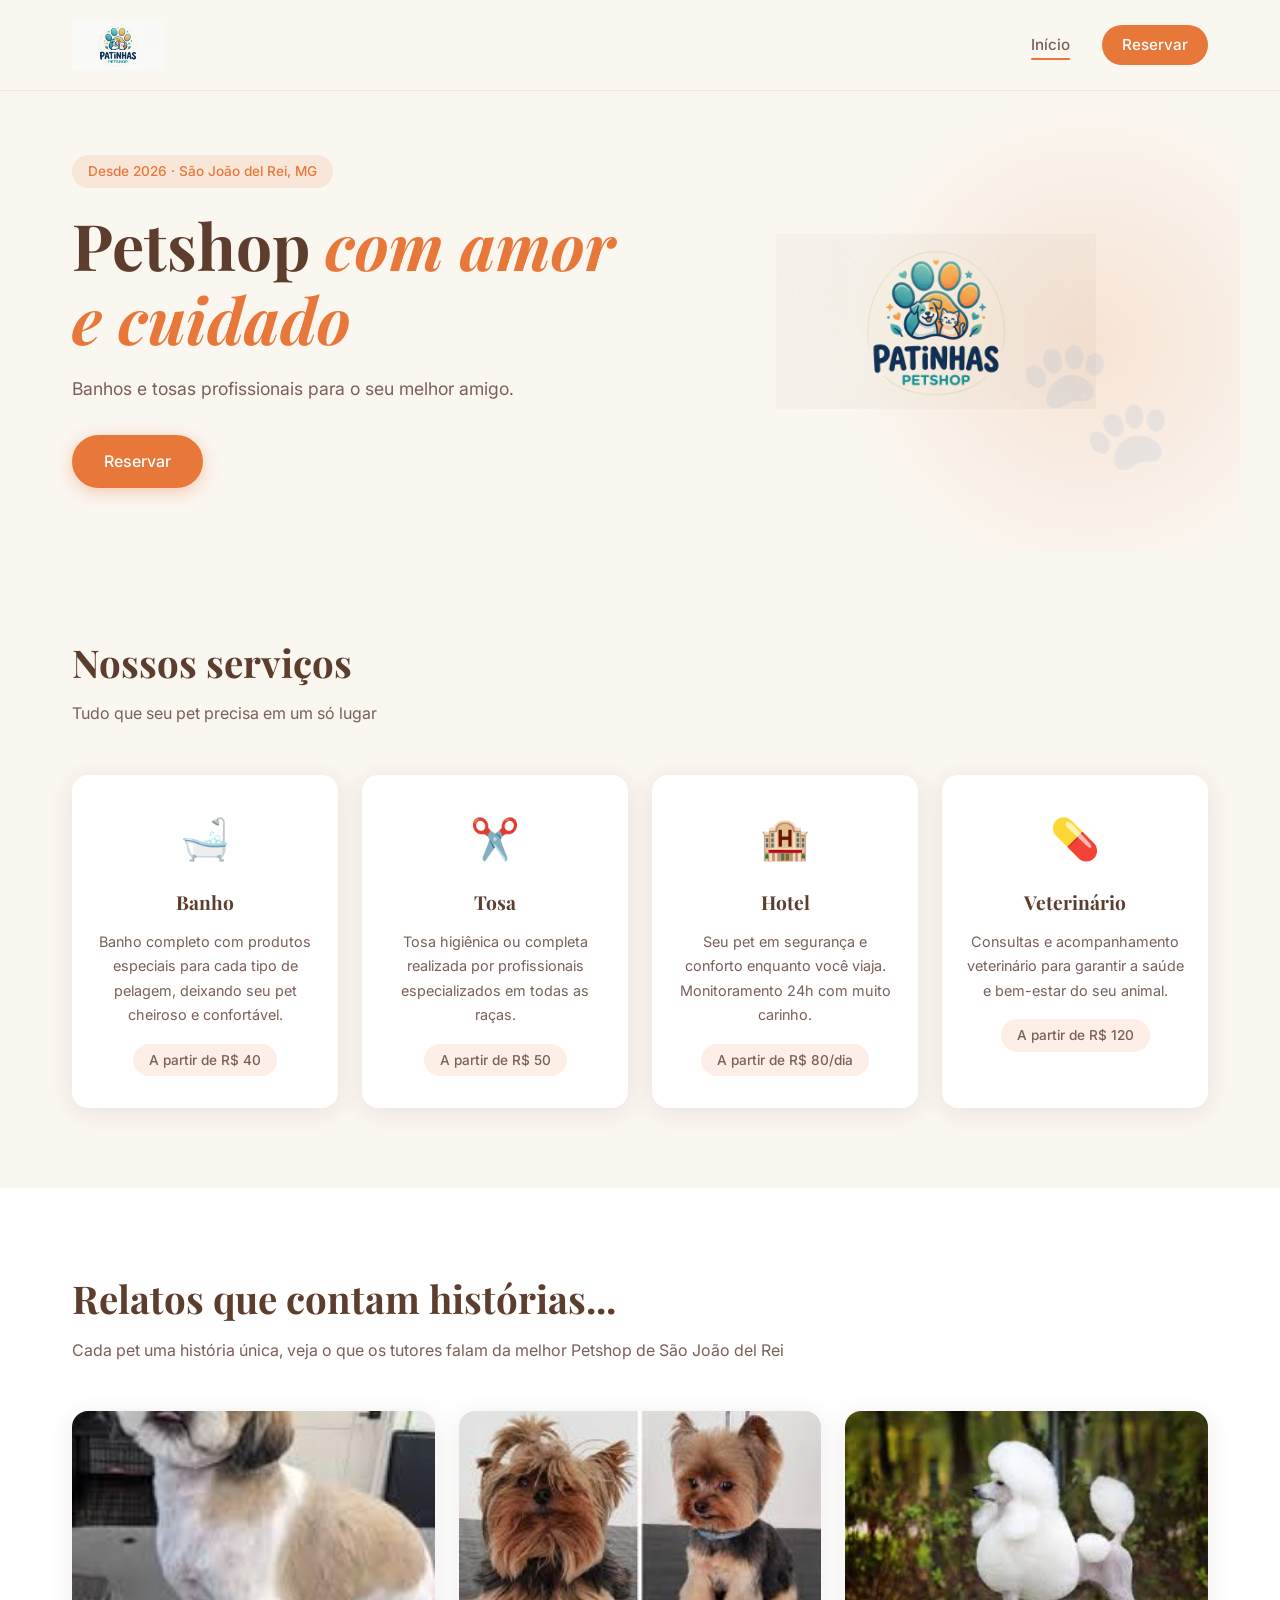
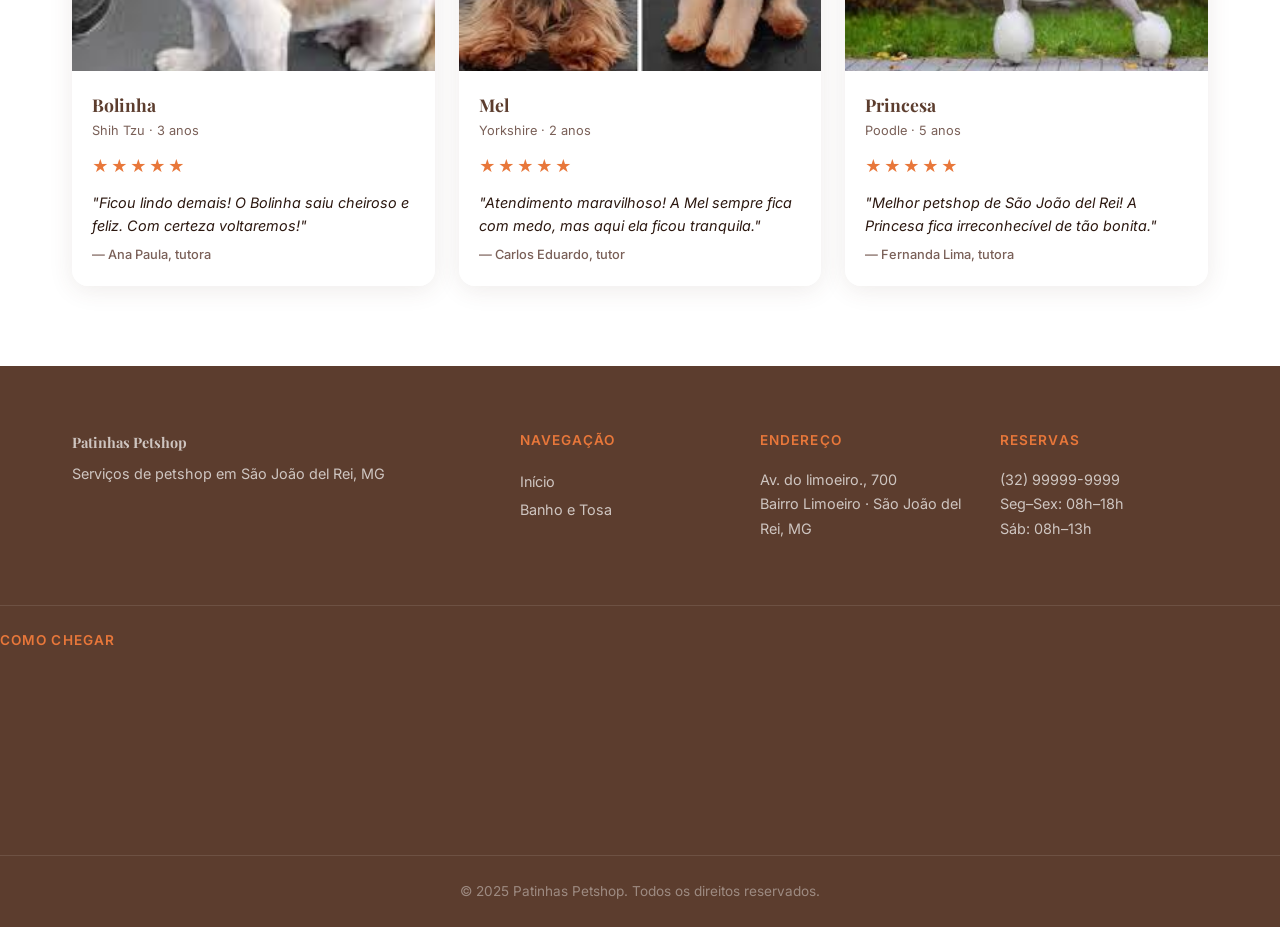
<file: index.html>
<!DOCTYPE html>
<html lang="pt-BR">
<head>
  <meta charset="UTF-8"/>
  <meta name="viewport" content="width=device-width, initial-scale=1.0"/>
  <title>Patinhas Petshop</title>
  <meta name="description" content="Servicos de petshop em São João del Rei, MG."/>
  <meta name="robots" content="index, follow"/>
  <link rel="canonical" href="https://anaccostaa.github.io/primeiro_repo/"/>
  <meta property="og:title" content="Patinhas Petshop"/>
  <meta property="og:description" content="Servicos de petshop em São João del Rei, MG."/>
  <meta property="og:image" content="assets/logo_patinhaspetshop.png"/>
  <meta property="og:url" content="https://anaccostaa.github.io/primeiro_repo/"/>
  <meta property="og:type" content="website"/>
  <meta property="og:locale" content="pt_BR"/>
  <link rel="preconnect" href="https://fonts.googleapis.com"/>
  <link href="https://fonts.googleapis.com/css2?family=Playfair+Display:ital,wght@0,400;0,700;1,400&family=Inter:wght@400;500;600&display=swap" rel="stylesheet"/>
  <link rel="stylesheet" href="style.css"/>
</head>
<body>

  <header class="site-header">
    <div class="container">
      <a href="index.html" class="logo">
  <img src="assets/logo_patinhaspetshop.png" alt="Patinhas Petshop" height="50" />
</a>
      <nav class="main-nav">
        <a href="index.html" class="active">Início</a>
        <a href="banho_tosa.html" class="btn-reserva">Reservar</a>
      </nav>
    </div>
  </header>

  <main>

    <section class="hero">
  <div class="hero-content">
    <p class="hero-kicker">Desde 2026 · São João del Rei, MG</p>
    <h1>Petshop <em>com amor e cuidado</em></h1>
    <p class="hero-sub">Banhos e tosas profissionais para o seu melhor amigo.</p>
    <div class="hero-btns">
      <a href="banho_tosa.html" class="btn-primary">Reservar</a>
    </div>
  </div>

  <div class="hero-visual">
    <img src="assets/logo_patinhaspetshop.png" alt="Patinhas Petshop" />
  </div>
</section>
<section class="servicos">
  <div class="container">
    <h2>Nossos serviços</h2>
    <p class="section-sub">Tudo que seu pet precisa em um só lugar</p>
    <div class="servicos-grid">

      <div class="servico-card">
        <div class="servico-icone">🛁</div>
        <h3>Banho</h3>
        <p>Banho completo com produtos especiais para cada tipo de pelagem, deixando seu pet cheiroso e confortável.</p>
        <p class="servico-preco">A partir de R$ 40</p>
      </div>

      <div class="servico-card">
        <div class="servico-icone">✂️</div>
        <h3>Tosa</h3>
        <p>Tosa higiênica ou completa realizada por profissionais especializados em todas as raças.</p>
        <p class="servico-preco">A partir de R$ 50</p>
      </div>

      <div class="servico-card">
        <div class="servico-icone">🏨</div>
        <h3>Hotel</h3>
        <p>Seu pet em segurança e conforto enquanto você viaja. Monitoramento 24h com muito carinho.</p>
        <p class="servico-preco">A partir de R$ 80/dia</p>
      </div>

      <div class="servico-card">
        <div class="servico-icone">💊</div>
        <h3>Veterinário</h3>
        <p>Consultas e acompanhamento veterinário para garantir a saúde e bem-estar do seu animal.</p>
        <p class="servico-preco">A partir de R$ 120</p>
      </div>

    </div>
  </div>
</section>

    <section class="Relatos">
  <div class="container">
    <h2>Relatos que contam histórias...</h2>
    <p class="section-sub">Cada pet uma história única, veja o que os tutores falam da melhor Petshop de São João del Rei</p>
    <div class="pets-grid">

      <article class="pet-card">
        <figure>
          <img src="assets/Shitzu_tosado.jfif"
               alt="Shitzu tosado no Patinhas Petshop"
               width="600" height="400" loading="lazy"/>
        </figure>
        <div class="pet-info">
          <p class="pet-nome">Bolinha</p>
          <p class="pet-raca">Shih Tzu · 3 anos</p>
          <div class="estrelas" aria-label="5 estrelas">★★★★★</div>
          <p class="pet-relato">"Ficou lindo demais! O Bolinha saiu cheiroso e feliz. Com certeza voltaremos!"</p>
          <p class="pet-dono">— Ana Paula, tutora</p>
        </div>
      </article>

      <article class="pet-card">
        <figure>
          <img src="assets/yorkie_tosado.jfif"
               alt="Yorkshire tosado no Patinhas Petshop"
               width="600" height="400" loading="lazy"/>
        </figure>
        <div class="pet-info">
          <p class="pet-nome">Mel</p>
          <p class="pet-raca">Yorkshire · 2 anos</p>
          <div class="estrelas" aria-label="5 estrelas">★★★★★</div>
          <p class="pet-relato">"Atendimento maravilhoso! A Mel sempre fica com medo, mas aqui ela ficou tranquila."</p>
          <p class="pet-dono">— Carlos Eduardo, tutor</p>
        </div>
      </article>

      <article class="pet-card">
        <figure>
          <img src="assets/poodle_tosado.jfif"
               alt="Poodle tosado no Patinhas Petshop"
               width="600" height="400" loading="lazy"/>
        </figure>
        <div class="pet-info">
          <p class="pet-nome">Princesa</p>
          <p class="pet-raca">Poodle · 5 anos</p>
          <div class="estrelas" aria-label="5 estrelas">★★★★★</div>
          <p class="pet-relato">"Melhor petshop de São João del Rei! A Princesa fica irreconhecível de tão bonita."</p>
          <p class="pet-dono">— Fernanda Lima, tutora</p>
        </div>
      </article>

    </div>
  </div>
</section>

  </main>

  <footer class="site-footer">
    <div class="container footer-grid">
      <div>
        <p class="footer-logo">Patinhas Petshop</p>
        <p>Serviços de petshop em São João del Rei, MG</p>
      </div>
      <div>
        <h4>Navegação</h4>
        <a href="index.html">Início</a><br/>
        <a href="banho_tosa.html">Banho e Tosa</a>
      </div>
      <div>
        <h4>Endereço</h4>
        <p>Av. do limoeiro., 700<br/>
        Bairro Limoeiro · São João del Rei, MG</p>
      </div>
      <div>
        <h4>Reservas</h4>
        <p>(32) 99999-9999</p>
        <p>Seg–Sex: 08h–18h</p>
        <p>Sáb: 08h–13h</p>
      </div>
    </div>
    <!-- MAPA -->
      <div class="footer-mapa">
        <h4>Como chegar</h4>
        <iframe
          src="https://www.google.com/maps/embed?pb=!1m18!1m12!1m3!1d59909.13!2d-44.2617!3d-21.1367!2m3!1f0!2f0!3f0!3m2!1i1024!2i768!4f13.1!3m3!1m2!1s0x9d4ad9cb44c9af%3A0xfc3c13cd89071c61!2zU8OjbyBKb8OjbyBkZWwgUmVpLCBNRw!5e0!3m2!1spt-BR!2sbr!4v1"
          width="100%"
          height="180"
          style="border:0; border-radius: 10px; opacity: 0.85;"
          allowfullscreen=""
          loading="lazy"
          referrerpolicy="no-referrer-when-downgrade"
          title="Localização da Patinhas Petshop">
        </iframe>
      </div>

    </div>
    <div class="footer-bottom">
      <p>&copy; 2025 Patinhas Petshop. Todos os direitos reservados.</p>
    </div>
  </footer>

</body>
</html>
</file>
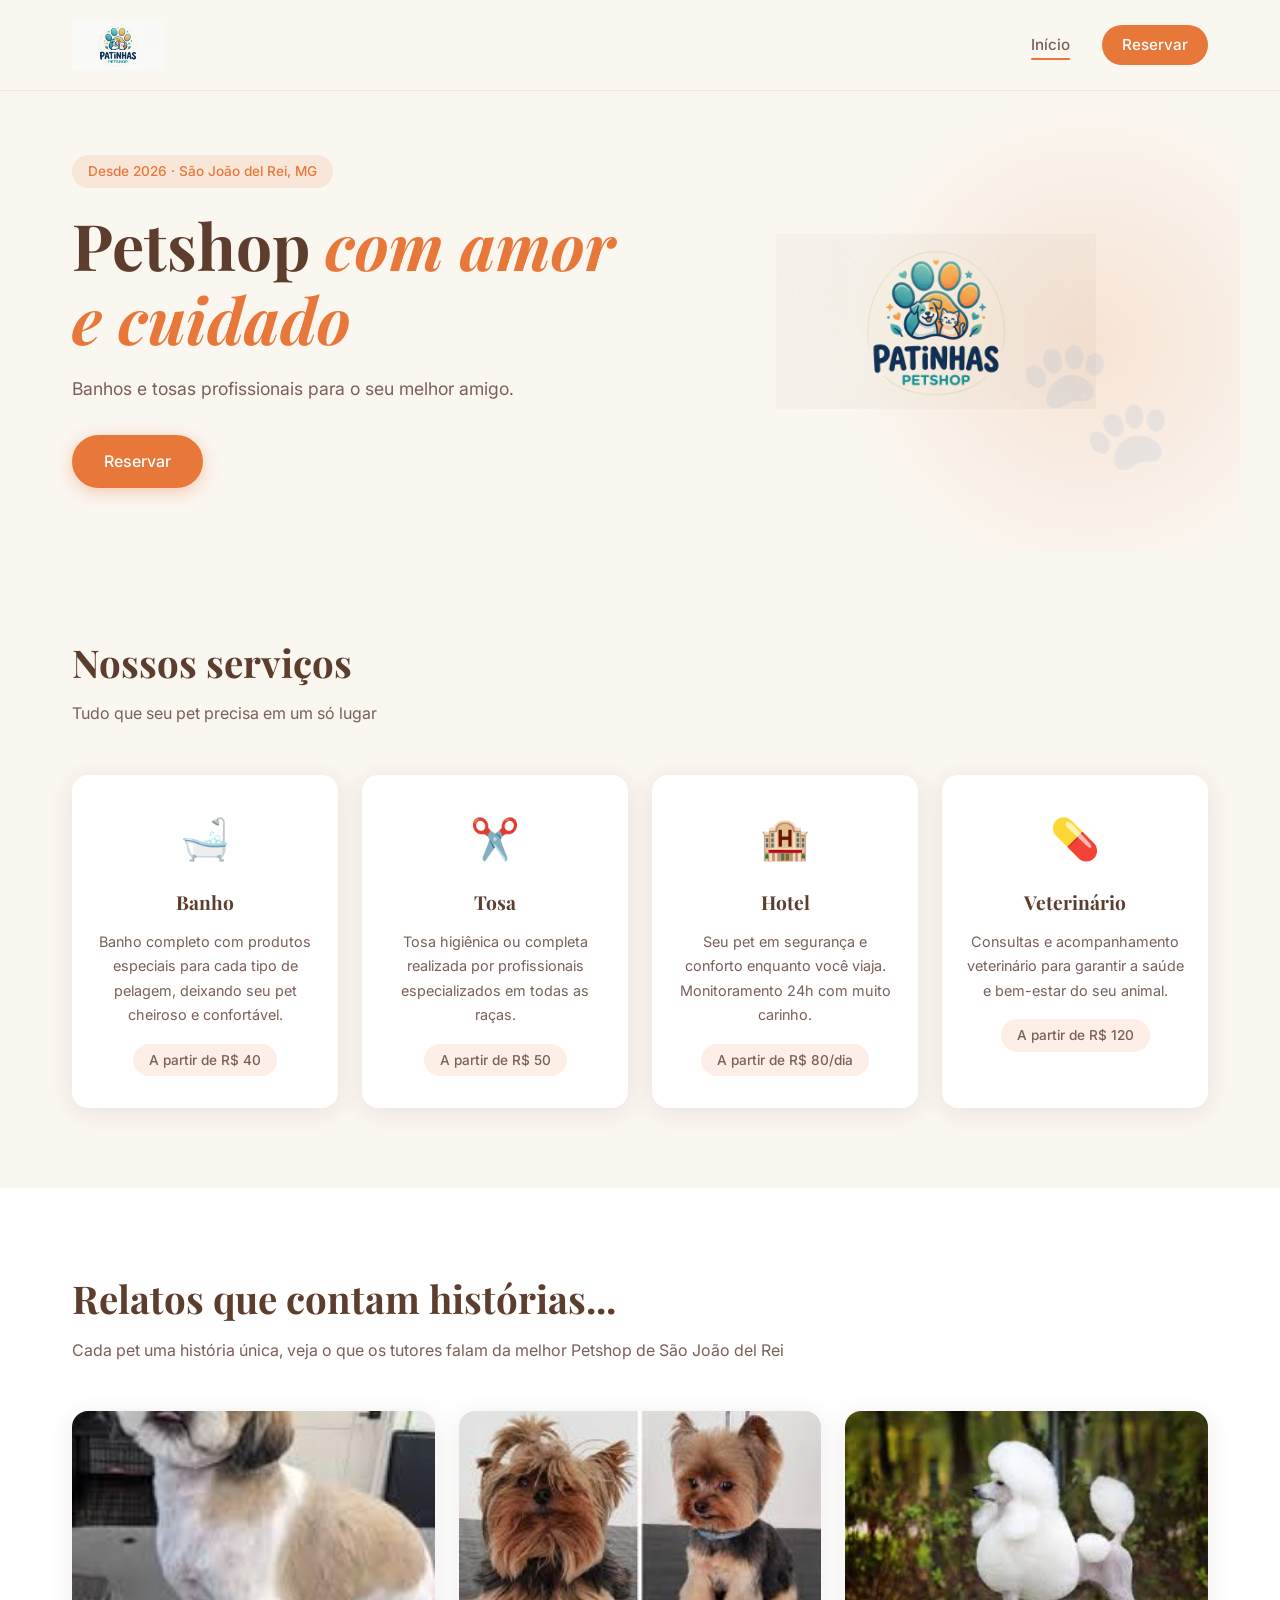
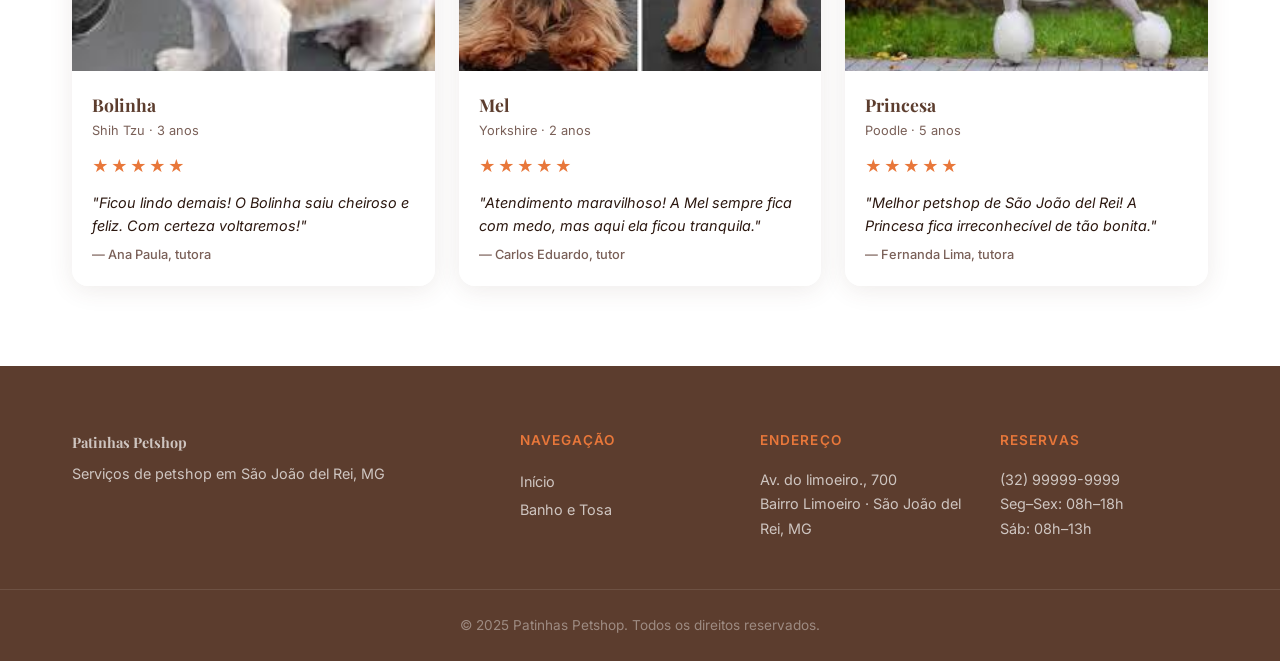
<file: PrimeiroSite/index.html>
<!DOCTYPE html>
<html lang="pt-BR">
<head>
  <meta charset="UTF-8"/>
  <meta name="viewport" content="width=device-width, initial-scale=1.0"/>
  <title>Patinhas Petshop</title>
  <meta name="description" content="Servicos de petshop em São João del Rei, MG."/>
  <meta name="robots" content="index, follow"/>
  <link rel="canonical" href="https://anaccostaa.github.io/primeiro_repo/"/>
  <meta property="og:title" content="Patinhas Petshop"/>
  <meta property="og:description" content="Servicos de petshop em São João del Rei, MG."/>
  <meta property="og:image" content="/assets/logo_patinhaspetshop.png"/>
  <meta property="og:url" content="https://anaccostaa.github.io/primeiro_repo/"/>
  <meta property="og:type" content="website"/>
  <meta property="og:locale" content="pt_BR"/>
  <link rel="preconnect" href="https://fonts.googleapis.com"/>
  <link href="https://fonts.googleapis.com/css2?family=Playfair+Display:ital,wght@0,400;0,700;1,400&family=Inter:wght@400;500;600&display=swap" rel="stylesheet"/>
  <link rel="stylesheet" href="style.css"/>
</head>
<body>

  <header class="site-header">
    <div class="container">
      <a href="index.html" class="logo">
  <img src="assets/logo_patinhaspetshop.png" alt="Patinhas Petshop" height="50" />
</a>
      <nav class="main-nav">
        <a href="index.html" class="active">Início</a>
        <a href="banho_tosa.html" class="btn-reserva">Reservar</a>
      </nav>
    </div>
  </header>

  <main>

    <section class="hero">
  <div class="hero-content">
    <p class="hero-kicker">Desde 2026 · São João del Rei, MG</p>
    <h1>Petshop <em>com amor e cuidado</em></h1>
    <p class="hero-sub">Banhos e tosas profissionais para o seu melhor amigo.</p>
    <div class="hero-btns">
      <a href="banho_tosa.html" class="btn-primary">Reservar</a>
    </div>
  </div>

  <div class="hero-visual">
    <img src="assets/logo_patinhaspetshop.png" alt="Patinhas Petshop" />
  </div>
</section>
<section class="servicos">
  <div class="container">
    <h2>Nossos serviços</h2>
    <p class="section-sub">Tudo que seu pet precisa em um só lugar</p>
    <div class="servicos-grid">

      <div class="servico-card">
        <div class="servico-icone">🛁</div>
        <h3>Banho</h3>
        <p>Banho completo com produtos especiais para cada tipo de pelagem, deixando seu pet cheiroso e confortável.</p>
        <p class="servico-preco">A partir de R$ 40</p>
      </div>

      <div class="servico-card">
        <div class="servico-icone">✂️</div>
        <h3>Tosa</h3>
        <p>Tosa higiênica ou completa realizada por profissionais especializados em todas as raças.</p>
        <p class="servico-preco">A partir de R$ 50</p>
      </div>

      <div class="servico-card">
        <div class="servico-icone">🏨</div>
        <h3>Hotel</h3>
        <p>Seu pet em segurança e conforto enquanto você viaja. Monitoramento 24h com muito carinho.</p>
        <p class="servico-preco">A partir de R$ 80/dia</p>
      </div>

      <div class="servico-card">
        <div class="servico-icone">💊</div>
        <h3>Veterinário</h3>
        <p>Consultas e acompanhamento veterinário para garantir a saúde e bem-estar do seu animal.</p>
        <p class="servico-preco">A partir de R$ 120</p>
      </div>

    </div>
  </div>
</section>

    <section class="Relatos">
  <div class="container">
    <h2>Relatos que contam histórias...</h2>
    <p class="section-sub">Cada pet uma história única, veja o que os tutores falam da melhor Petshop de São João del Rei</p>
    <div class="pets-grid">

      <article class="pet-card">
        <figure>
          <img src="assets/Shitzu_tosado.jfif"
               alt="Shitzu tosado no Patinhas Petshop"
               width="600" height="400" loading="lazy"/>
        </figure>
        <div class="pet-info">
          <p class="pet-nome">Bolinha</p>
          <p class="pet-raca">Shih Tzu · 3 anos</p>
          <div class="estrelas" aria-label="5 estrelas">★★★★★</div>
          <p class="pet-relato">"Ficou lindo demais! O Bolinha saiu cheiroso e feliz. Com certeza voltaremos!"</p>
          <p class="pet-dono">— Ana Paula, tutora</p>
        </div>
      </article>

      <article class="pet-card">
        <figure>
          <img src="assets/yorkie_tosado.jfif"
               alt="Yorkshire tosado no Patinhas Petshop"
               width="600" height="400" loading="lazy"/>
        </figure>
        <div class="pet-info">
          <p class="pet-nome">Mel</p>
          <p class="pet-raca">Yorkshire · 2 anos</p>
          <div class="estrelas" aria-label="5 estrelas">★★★★★</div>
          <p class="pet-relato">"Atendimento maravilhoso! A Mel sempre fica com medo, mas aqui ela ficou tranquila."</p>
          <p class="pet-dono">— Carlos Eduardo, tutor</p>
        </div>
      </article>

      <article class="pet-card">
        <figure>
          <img src="assets/poodle_tosado.jfif"
               alt="Poodle tosado no Patinhas Petshop"
               width="600" height="400" loading="lazy"/>
        </figure>
        <div class="pet-info">
          <p class="pet-nome">Princesa</p>
          <p class="pet-raca">Poodle · 5 anos</p>
          <div class="estrelas" aria-label="5 estrelas">★★★★★</div>
          <p class="pet-relato">"Melhor petshop de São João del Rei! A Princesa fica irreconhecível de tão bonita."</p>
          <p class="pet-dono">— Fernanda Lima, tutora</p>
        </div>
      </article>

    </div>
  </div>
</section>

  </main>

  <footer class="site-footer">
    <div class="container footer-grid">
      <div>
        <p class="footer-logo">Patinhas Petshop</p>
        <p>Serviços de petshop em São João del Rei, MG</p>
      </div>
      <div>
        <h4>Navegação</h4>
        <a href="index.html">Início</a><br/>
        <a href="banho_tosa.html">Banho e Tosa</a>
      </div>
      <div>
        <h4>Endereço</h4>
        <p>Av. do limoeiro., 700<br/>
        Bairro Limoeiro · São João del Rei, MG</p>
      </div>
      <div>
        <h4>Reservas</h4>
        <p>(32) 99999-9999</p>
        <p>Seg–Sex: 08h–18h</p>
        <p>Sáb: 08h–13h</p>
      </div>
    </div>
    <div class="footer-bottom">
      <p>&copy; 2025 Patinhas Petshop. Todos os direitos reservados.</p>
    </div>
  </footer>

</body>
</html>
</file>
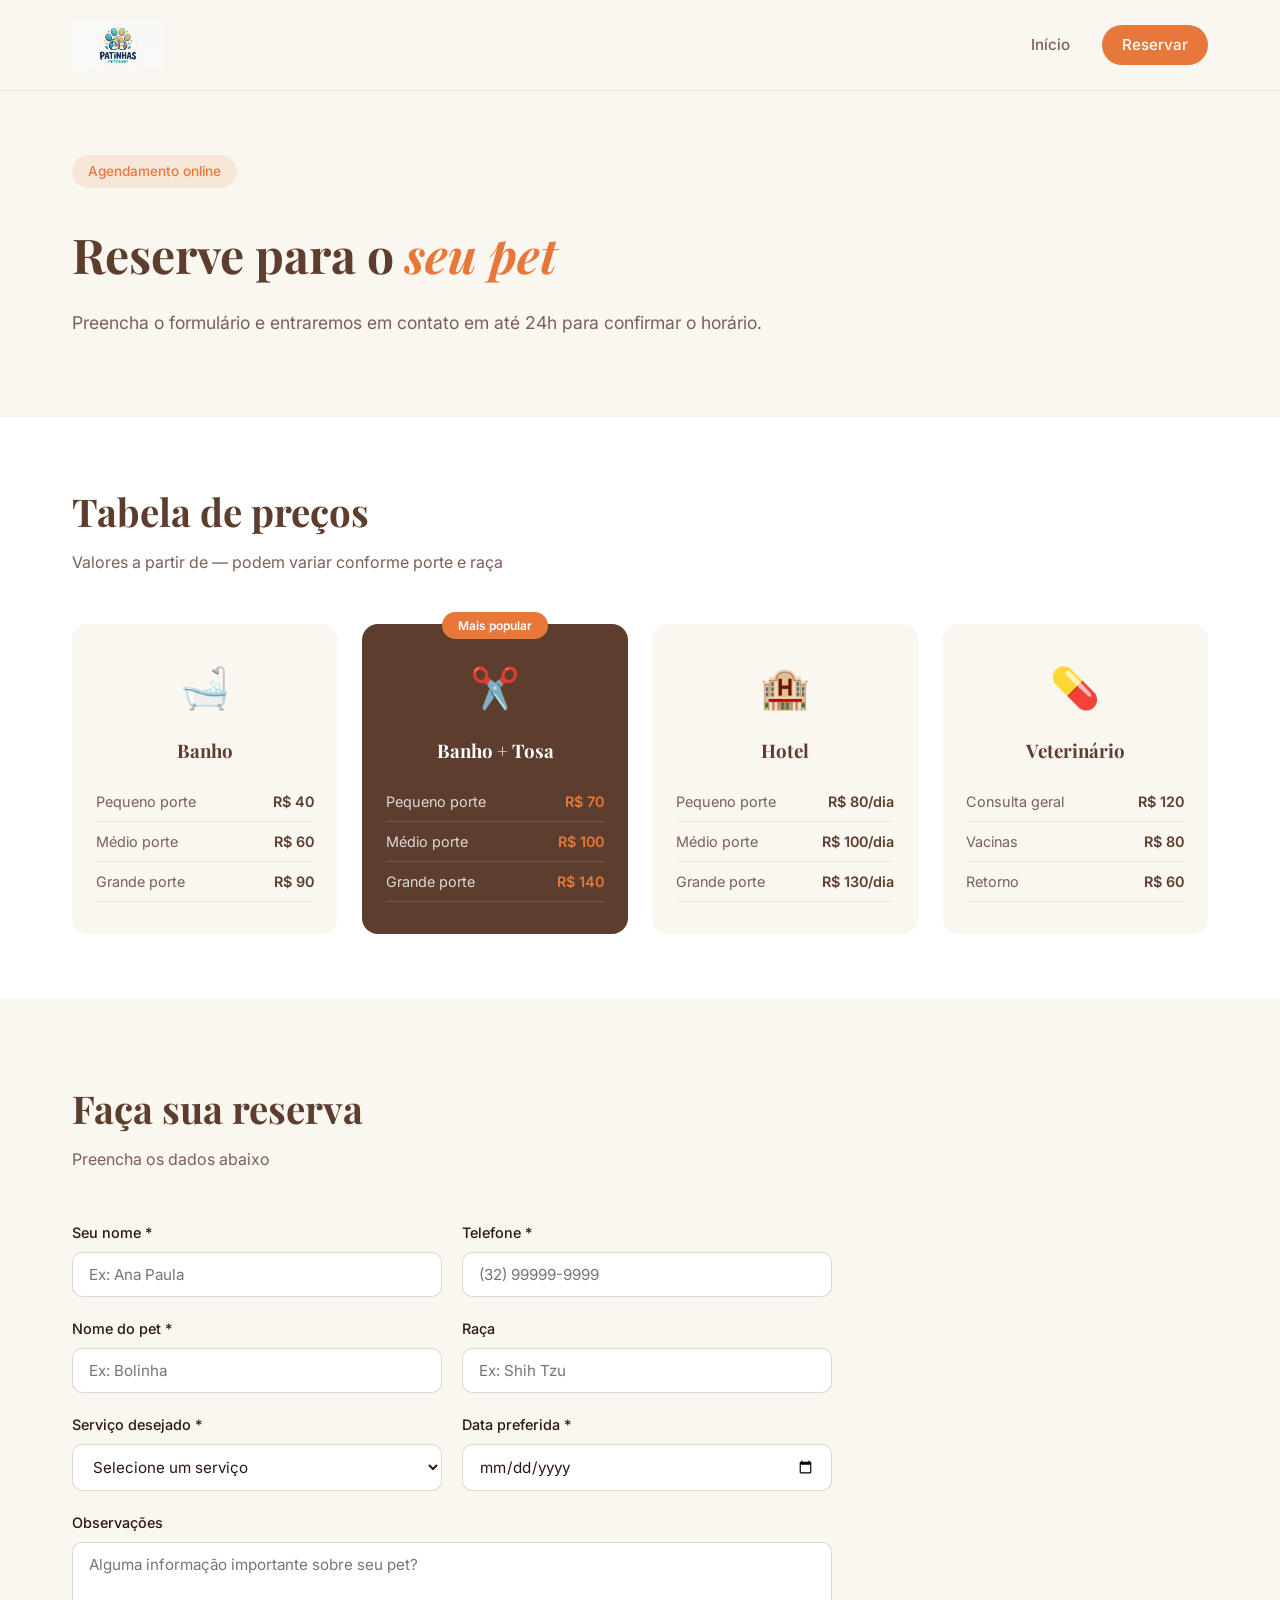
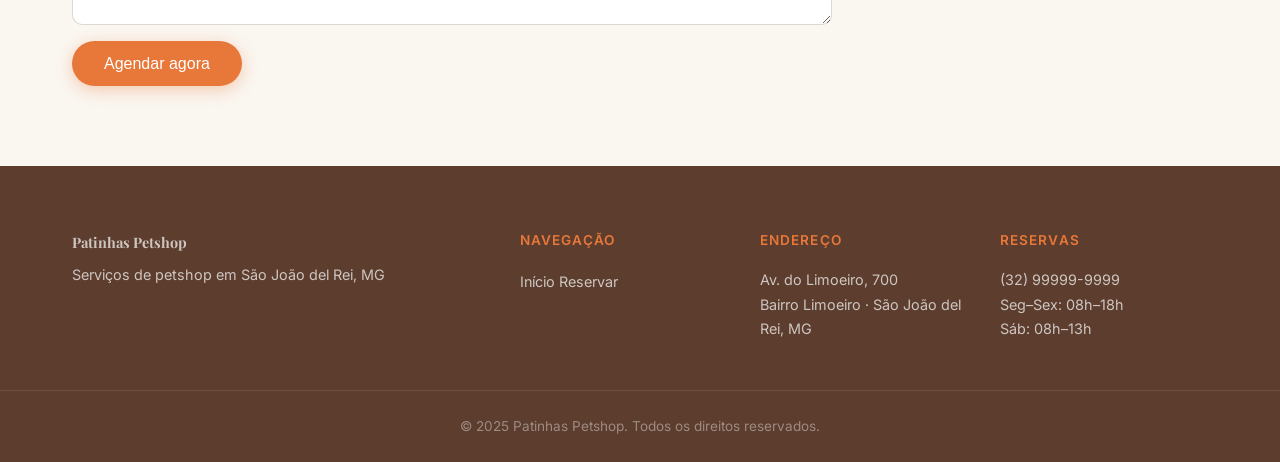
<file: banho_tosa.html>
<!DOCTYPE html>
<html lang="pt-BR">
<head>
  <meta charset="UTF-8"/>
  <meta name="viewport" content="width=device-width, initial-scale=1.0"/>
  <title>Reservar · Patinhas Petshop</title>
  <meta name="description" content="Agende banho, tosa ou outros serviços para o seu pet na Patinhas Petshop."/>
  <link rel="preconnect" href="https://fonts.googleapis.com"/>
  <link href="https://fonts.googleapis.com/css2?family=Playfair+Display:ital,wght@0,400;0,700;1,400&family=Inter:wght@400;500;600&display=swap" rel="stylesheet"/>
  <link rel="stylesheet" href="style.css"/>
</head>
<body>

  <header class="site-header">
    <div class="container">
      <a href="index.html" class="logo">
        <img src="assets/logo_patinhaspetshop.png" alt="Patinhas Petshop" height="50"/>
      </a>
      <nav class="main-nav">
        <a href="index.html">Início</a>
        <a href="banho_tosa.html" class="btn-reserva active">Reservar</a>
      </nav>
    </div>
  </header>

  <main>

    <!-- HERO DA PÁGINA -->
    <section class="pagina-hero">
      <div class="container">
        <p class="hero-kicker">Agendamento online</p>
        <h1>Reserve para o <em>seu pet</em></h1>
        <p class="hero-sub">Preencha o formulário e entraremos em contato em até 24h para confirmar o horário.</p>
      </div>
    </section>

    <!-- TABELA DE PREÇOS -->
    <section class="precos">
      <div class="container">
        <h2>Tabela de preços</h2>
        <p class="section-sub">Valores a partir de — podem variar conforme porte e raça</p>
        <div class="precos-grid">

          <div class="preco-card">
            <div class="servico-icone">🛁</div>
            <h3>Banho</h3>
            <ul>
              <li>Pequeno porte <span>R$ 40</span></li>
              <li>Médio porte <span>R$ 60</span></li>
              <li>Grande porte <span>R$ 90</span></li>
            </ul>
          </div>

          <div class="preco-card destaque">
            <div class="preco-badge">Mais popular</div>
            <div class="servico-icone">✂️</div>
            <h3>Banho + Tosa</h3>
            <ul>
              <li>Pequeno porte <span>R$ 70</span></li>
              <li>Médio porte <span>R$ 100</span></li>
              <li>Grande porte <span>R$ 140</span></li>
            </ul>
          </div>

          <div class="preco-card">
            <div class="servico-icone">🏨</div>
            <h3>Hotel</h3>
            <ul>
              <li>Pequeno porte <span>R$ 80/dia</span></li>
              <li>Médio porte <span>R$ 100/dia</span></li>
              <li>Grande porte <span>R$ 130/dia</span></li>
            </ul>
          </div>

          <div class="preco-card">
            <div class="servico-icone">💊</div>
            <h3>Veterinário</h3>
            <ul>
              <li>Consulta geral <span>R$ 120</span></li>
              <li>Vacinas <span>R$ 80</span></li>
              <li>Retorno <span>R$ 60</span></li>
            </ul>
          </div>

        </div>
      </div>
    </section>

    <!-- FORMULÁRIO -->
    <section class="formulario-section">
      <div class="container">
        <h2>Faça sua reserva</h2>
        <p class="section-sub">Preencha os dados abaixo</p>

        <form class="reserva-form" id="reservaForm" novalidate>

          <div class="form-grid">
            <div class="form-group">
              <label for="tutor">Seu nome *</label>
              <input type="text" id="tutor" name="tutor" placeholder="Ex: Ana Paula" required/>
            </div>

            <div class="form-group">
              <label for="telefone">Telefone *</label>
              <input type="tel" id="telefone" name="telefone" placeholder="(32) 99999-9999" required/>
            </div>

            <div class="form-group">
              <label for="pet">Nome do pet *</label>
              <input type="text" id="pet" name="pet" placeholder="Ex: Bolinha" required/>
            </div>

            <div class="form-group">
              <label for="raca">Raça</label>
              <input type="text" id="raca" name="raca" placeholder="Ex: Shih Tzu"/>
            </div>

            <div class="form-group">
              <label for="servico">Serviço desejado *</label>
              <select id="servico" name="servico" required>
                <option value="">Selecione um serviço</option>
                <option value="banho">Banho</option>
                <option value="banho-tosa">Banho + Tosa</option>
                <option value="hotel">Hotel</option>
                <option value="veterinario">Veterinário</option>
              </select>
            </div>

            <div class="form-group">
              <label for="data">Data preferida *</label>
              <input type="date" id="data" name="data" required/>
            </div>
          </div>

          <div class="form-group full">
            <label for="obs">Observações</label>
            <textarea id="obs" name="obs" rows="3" placeholder="Alguma informação importante sobre seu pet?"></textarea>
          </div>

          <button type="submit" class="btn-primary">Agendar agora</button>

        </form>

        <!-- MENSAGEM DE CONFIRMAÇÃO (aparece após envio) -->
        <div class="confirmacao" id="confirmacao" aria-live="polite">
          <div class="confirmacao-icone">🐾</div>
          <h3>Solicitação recebida!</h3>
          <p>Entraremos em contato em até 24h para confirmar a disponibilidade do horário.</p>
          <a href="index.html" class="btn-outline" style="margin-top:1.5rem; display:inline-block;">Voltar ao início</a>
        </div>

      </div>
    </section>

  </main>

  <footer class="site-footer">
    <div class="container footer-grid">
      <div>
        <p class="footer-logo">Patinhas Petshop</p>
        <p>Serviços de petshop em São João del Rei, MG</p>
      </div>
      <div>
        <h4>Navegação</h4>
        <a href="index.html">Início</a>
        <a href="banho_tosa.html">Reservar</a>
      </div>
      <div>
        <h4>Endereço</h4>
        <p>Av. do Limoeiro, 700<br/>Bairro Limoeiro · São João del Rei, MG</p>
      </div>
      <div>
        <h4>Reservas</h4>
        <p>(32) 99999-9999</p>
        <p>Seg–Sex: 08h–18h</p>
        <p>Sáb: 08h–13h</p>
      </div>
    </div>
    <div class="footer-bottom">
      <p>&copy; 2025 Patinhas Petshop. Todos os direitos reservados.</p>
    </div>
  </footer>

  <!-- JAVASCRIPT — confirmação do formulário -->
  <script>
    // Pega o formulário e a mensagem de confirmação
    const form = document.getElementById('reservaForm');
    const confirmacao = document.getElementById('confirmacao');

    // Quando o usuário clicar em "Agendar agora"
    form.addEventListener('submit', function(e) {
      e.preventDefault(); // impede o recarregamento da página

      // Verifica se os campos obrigatórios estão preenchidos
      if (!form.checkValidity()) {
        form.reportValidity();
        return;
      }

      // Esconde o formulário e mostra a confirmação
      form.style.display = 'none';
      confirmacao.style.display = 'block';

      // Rola a página até a confirmação
      confirmacao.scrollIntoView({ behavior: 'smooth' });
    });
  </script>

</body>
</html>
</file>
<file: style.css>
:root {
  --marrom: #5C3D2E;
  --marrom-claro: #8B6355;
  --laranja: #E8773A;
  --creme: #FAF6F0;
  --texto: #2C1810;
  --texto-suave: #7A6058;
  --branco: #FFFFFF;
  --sombra: 0 4px 24px rgba(92, 61, 46, 0.10);
  --raio: 16px;
}

*, *::before, *::after {
  box-sizing: border-box;
  margin: 0;
  padding: 0;
}

html {
  scroll-behavior: smooth; /* Rolagem suave ao clicar nos links */
}

body {
  font-family: 'Inter', sans-serif;
  background-color: var(--creme);
  color: var(--texto);
  line-height: 1.6;
}

img {
  max-width: 100%;
  display: block;
}

a {
  text-decoration: none;
  color: inherit;
}
.container {
  max-width: 1200px;
  margin: 0 auto;
  padding: 0 2rem;
}
.site-header {
  position: sticky;
  top: 0;
  z-index: 100;
  background: rgba(250, 246, 240, 0.92);
  backdrop-filter: blur(12px);
  border-bottom: 1px solid rgba(92, 61, 46, 0.08);
  padding: 1.25rem 0;
}

.site-header .container {
  display: flex;
  align-items: center;
  justify-content: space-between;
}
.logo img {
  height: 50px;
  width: auto;
  display: block;
  transition: transform 0.2s;
}

.logo img:hover {
  transform: scale(1.05);
}
.main-nav {
  display: flex;
  align-items: center;
  gap: 2rem;
}

.main-nav a {
  font-size: 0.95rem;
  font-weight: 500;
  color: var(--texto-suave);
  position: relative;
  transition: color 0.2s;
}

.main-nav a::after {
  content: '';
  position: absolute;
  bottom: -3px;
  left: 0;
  width: 0;
  height: 2px;
  background: var(--laranja);
  border-radius: 2px;
  transition: width 0.25s;
}

.main-nav a:hover {
  color: var(--laranja);
}

.main-nav a:hover::after,
.main-nav a.active::after {
  width: 100%;
}
.btn-reserva {
  background: var(--laranja);
  color: var(--branco) !important;
  padding: 0.5rem 1.25rem;
  border-radius: 50px;
  transition: background 0.2s, transform 0.2s !important;
}

.btn-reserva:hover {
  background: var(--marrom) !important;
  transform: translateY(-2px);
}

.btn-reserva::after {
  display: none !important;
}
.hero {
  min-height: auto;
  display: grid;
  grid-template-columns: 1fr 1fr;
  align-items: center;
  gap: 3rem;
  padding: 4rem 2rem;  /* reduzi o padding do topo */
  max-width: 1200px;
  margin: 0 auto;
  position: relative;
  overflow: hidden;
}

.hero::before {
  content: '';
  position: absolute;
  top: 0;
  right: -100px;
  width: 500px;
  height: 500px;
  background: radial-gradient(circle, rgba(232,119,58,0.15) 0%, transparent 70%);
  border-radius: 50%;
  animation: pulsar 4s ease-in-out infinite;
}

.hero::after {
  content: '🐾';
  position: absolute;
  bottom: 3rem;
  right: 4rem;
  font-size: 8rem;
  opacity: 0.07;
}

@keyframes pulsar {
  0%, 100% { transform: scale(1); opacity: 1; }
  50% { transform: scale(1.1); opacity: 0.6; }
}
.hero-content {
  position: relative;
  z-index: 1;
  max-width: 640px;
}

.hero-kicker {
  display: inline-block;
  background: rgba(232,119,58,0.12);
  color: var(--laranja);
  padding: 0.35rem 1rem;
  border-radius: 50px;
  font-size: 0.85rem;
  font-weight: 500;
  margin-bottom: 1.25rem;
  animation: fadeUp 0.6s ease both;
}

.hero h1 {
  font-family: 'Playfair Display', serif;
  font-size: clamp(2.5rem, 5vw, 4rem);
  line-height: 1.15;
  color: var(--marrom);
  margin-bottom: 1.25rem;
  animation: fadeUp 0.6s 0.1s ease both;
}

.hero h1 em {
  color: var(--laranja);
  font-style: italic;
}

.hero-sub {
  font-size: 1.1rem;
  color: var(--texto-suave);
  margin-bottom: 2rem;
  animation: fadeUp 0.6s 0.2s ease both;
}

.hero-btns {
  display: flex;
  gap: 1rem;
  flex-wrap: wrap;
  animation: fadeUp 0.6s 0.3s ease both;
}

@keyframes fadeUp {
  from { opacity: 0; transform: translateY(24px); }
  to   { opacity: 1; transform: translateY(0); }
}
.btn-primary {
  display: inline-block;
  padding: 0.85rem 2rem;
  background: var(--laranja);
  color: var(--branco);
  border-radius: 50px;
  font-weight: 500;
  box-shadow: 0 4px 16px rgba(232,119,58,0.35);
  transition: all 0.2s;
}

.btn-primary:hover {
  background: var(--marrom);
  transform: translateY(-2px);
  box-shadow: 0 6px 20px rgba(92,61,46,0.3);
}

.btn-outline {
  display: inline-block;
  padding: 0.85rem 2rem;
  border: 2px solid var(--marrom);
  color: var(--marrom);
  border-radius: 50px;
  font-weight: 500;
  transition: all 0.2s;
}

.btn-outline:hover {
  background: var(--marrom);
  color: var(--branco);
  transform: translateY(-2px);
}
.hero-visual {
  display: flex;
  justify-content: center;
  align-items: center;
}

.hero-visual img {
  max-width: 320px;
  width: 100%;
  mix-blend-mode: multiply;
  animation: fadeUp 0.6s 0.2s ease both;
}
/* ===== SEÇÃO RELATOS ===== */

.Relatos {
  padding: 5rem 0;
  background: var(--branco);
}

.Relatos h2 {
  font-family: 'Playfair Display', serif;
  font-size: clamp(1.8rem, 3vw, 2.5rem);
  color: var(--marrom);
  margin-bottom: 0.5rem;
}

.section-sub {
  color: var(--texto-suave);
  font-size: 1rem;
  margin-bottom: 3rem;
}
/* ===== GRID DE FOTOS ===== */

.pets-grid {
  display: grid;
  grid-template-columns: repeat(3, 1fr);
  gap: 1.5rem;
}

.pet-card {
  border-radius: var(--raio);
  overflow: hidden;
  box-shadow: var(--sombra);
  transition: transform 0.2s, box-shadow 0.2s;
}

.pet-card:hover {
  transform: translateY(-6px);
  box-shadow: 0 12px 32px rgba(92,61,46,0.15);
}

.pet-card img {
  width: 100%;
  height: 260px;
  object-fit: cover;
  display: block;
}

.pet-card figcaption {
  padding: 1rem;
  font-size: 0.9rem;
  font-weight: 500;
  color: var(--texto-suave);
  text-align: center;
  background: white;
}
/* ===== FOOTER ===== */


.site-footer {
  background: var(--marrom);
  color: var(--branco);
  padding: 4rem 0 0;
}

/* ===== GRID DO FOOTER ===== */


.footer-grid {
  display: grid;
 grid-template-columns: 2fr 1fr 1fr 1fr;
  gap: 2rem;
  padding-bottom: 3rem;
}

.footer-logo {
  font-family: 'Playfair Display', serif;
  font-size: 1.3rem;
  font-weight: 700;
  margin-bottom: 0.5rem;
}

.site-footer p {
  font-size: 0.9rem;
  color: rgba(255,255,255,0.7);
  line-height: 1.7;
}

.site-footer h4 {
  font-size: 0.85rem;
  font-weight: 600;
  text-transform: uppercase;
  letter-spacing: 0.08em;
  color: var(--laranja);
  margin-bottom: 1rem;
}

.site-footer a {
  font-size: 0.9rem;
  color: rgba(255,255,255,0.7);
  transition: color 0.2s;
  line-height: 2;
}

.site-footer a:hover {
  color: var(--laranja);
}
/* ===== RODAPÉ DO FOOTER ===== */


.footer-bottom {
  border-top: 1px solid rgba(255,255,255,0.1);
  padding: 1.5rem 0;
  text-align: center;
}

.footer-bottom p {
  font-size: 0.85rem;
  color: rgba(255,255,255,0.4);
}
/* ===== INFO DO PET ===== */
.pet-info {
  padding: 1.25rem;
  background: white;
}

.pet-nome {
  font-family: 'Playfair Display', serif;
  font-size: 1.1rem;
  font-weight: 700;
  color: var(--marrom);
  margin-bottom: 0.1rem;
}

.pet-raca {
  font-size: 0.8rem;
  color: var(--texto-suave);
  margin-bottom: 0.75rem;
}

.estrelas {
  color: var(--laranja);
  font-size: 1rem;
  margin-bottom: 0.75rem;
  letter-spacing: 2px;
}

.pet-relato {
  font-size: 0.9rem;
  color: var(--texto);
  font-style: italic;
  line-height: 1.6;
  margin-bottom: 0.5rem;
}

.pet-dono {
  font-size: 0.8rem;
  color: var(--texto-suave);
  font-weight: 500;
}
/* ===== SERVIÇOS ===== */
.servicos {
  padding: 5rem 0;
  background: var(--creme);
}

.servicos h2 {
  font-family: 'Playfair Display', serif;
  font-size: clamp(1.8rem, 3vw, 2.5rem);
  color: var(--marrom);
  margin-bottom: 0.5rem;
}

.servicos-grid {
  display: grid;
  grid-template-columns: repeat(4, 1fr);
  gap: 1.5rem;
  margin-top: 3rem;
}

.servico-card {
  background: var(--branco);
  border-radius: var(--raio);
  padding: 2rem 1.5rem;
  box-shadow: var(--sombra);
  transition: transform 0.2s, box-shadow 0.2s;
  text-align: center;
}

.servico-card:hover {
  transform: translateY(-6px);
  box-shadow: 0 12px 32px rgba(92,61,46,0.15);
}

.servico-icone {
  font-size: 2.5rem;
  margin-bottom: 1rem;
}

.servico-card h3 {
  font-family: 'Playfair Display', serif;
  font-size: 1.2rem;
  color: var(--marrom);
  margin-bottom: 0.75rem;
}

.servico-card p {
  font-size: 0.9rem;
  color: var(--texto-suave);
  line-height: 1.7;
}

.servico-preco {
  display: inline-block;
  margin-top: 1rem;
  background: rgba(232,119,58,0.12);
  color: var(--laranja);
  padding: 0.3rem 1rem;
  border-radius: 50px;
  font-size: 0.85rem !important;
  font-weight: 500;
}

/* ===== PÁGINA HERO ===== */
.pagina-hero {
  padding: 4rem 0 3rem;
  background: var(--creme);
}

.pagina-hero h1 {
  font-family: 'Playfair Display', serif;
  font-size: clamp(2rem, 4vw, 3rem);
  color: var(--marrom);
  margin: 0.5rem 0 1rem;
}

.pagina-hero h1 em {
  color: var(--laranja);
  font-style: italic;
}

/* ===== TABELA DE PREÇOS ===== */
.precos {
  padding: 4rem 0;
  background: var(--branco);
}

.precos h2 {
  font-family: 'Playfair Display', serif;
  font-size: clamp(1.8rem, 3vw, 2.5rem);
  color: var(--marrom);
  margin-bottom: 0.5rem;
}

.precos-grid {
  display: grid;
  grid-template-columns: repeat(4, 1fr);
  gap: 1.5rem;
  margin-top: 3rem;
}

.preco-card {
  background: var(--creme);
  border-radius: var(--raio);
  padding: 2rem 1.5rem;
  text-align: center;
  position: relative;
  transition: transform 0.2s, box-shadow 0.2s;
}

.preco-card:hover {
  transform: translateY(-4px);
  box-shadow: var(--sombra);
}

.preco-card.destaque {
  background: var(--marrom);
  color: var(--branco);
}

.preco-card.destaque h3 {
  color: var(--branco);
}

.preco-card.destaque li {
  color: rgba(255,255,255,0.8);
  border-color: rgba(255,255,255,0.15);
}

.preco-card.destaque span {
  color: var(--laranja) !important;
}

.preco-badge {
  position: absolute;
  top: -12px;
  left: 50%;
  transform: translateX(-50%);
  background: var(--laranja);
  color: white;
  font-size: 0.75rem;
  font-weight: 600;
  padding: 0.25rem 1rem;
  border-radius: 50px;
  white-space: nowrap;
}

.preco-card h3 {
  font-family: 'Playfair Display', serif;
  color: var(--marrom);
  margin: 1rem 0;
}

.preco-card ul {
  list-style: none;
  text-align: left;
}

.preco-card li {
  display: flex;
  justify-content: space-between;
  font-size: 0.9rem;
  color: var(--texto-suave);
  padding: 0.5rem 0;
  border-bottom: 1px solid rgba(92,61,46,0.08);
}

.preco-card span {
  font-weight: 600;
  color: var(--marrom);
}

/* ===== FORMULÁRIO ===== */
.formulario-section {
  padding: 5rem 0;
  background: var(--creme);
}

.formulario-section h2 {
  font-family: 'Playfair Display', serif;
  font-size: clamp(1.8rem, 3vw, 2.5rem);
  color: var(--marrom);
  margin-bottom: 0.5rem;
}

.reserva-form {
  margin-top: 2.5rem;
  max-width: 760px;
}

.form-grid {
  display: grid;
  grid-template-columns: 1fr 1fr;
  gap: 1.25rem;
  margin-bottom: 1.25rem;
}

.form-group {
  display: flex;
  flex-direction: column;
  gap: 0.5rem;
}

.form-group.full {
  grid-column: 1 / -1;
}

label {
  font-size: 0.9rem;
  font-weight: 500;
  color: var(--texto);
}

input, select, textarea {
  font-family: 'Inter', sans-serif;
  font-size: 0.95rem;
  padding: 0.75rem 1rem;
  border: 1.5px solid rgba(92,61,46,0.2);
  border-radius: 10px;
  background: var(--branco);
  color: var(--texto);
  transition: border-color 0.2s;
  outline: none;
}

input:focus, select:focus, textarea:focus {
  border-color: var(--laranja);
}

textarea {
  resize: vertical;
}

.reserva-form .btn-primary {
  margin-top: 1rem;
  border: none;
  cursor: pointer;
  font-size: 1rem;
}

/* ===== CONFIRMAÇÃO ===== */
.confirmacao {
  display: none;
  text-align: center;
  padding: 4rem 2rem;
  max-width: 500px;
  margin: 0 auto;
}

.confirmacao-icone {
  font-size: 4rem;
  margin-bottom: 1rem;
}

.confirmacao h3 {
  font-family: 'Playfair Display', serif;
  font-size: 1.8rem;
  color: var(--marrom);
  margin-bottom: 0.75rem;
}

.confirmacao p {
  color: var(--texto-suave);
  font-size: 1rem;
  line-height: 1.7;
}
/* ===== RESPONSIVIDADE ===== */


@media (max-width: 768px) {

  /* HERO — vira coluna única */
  .hero {
    grid-template-columns: 1fr;
    text-align: center;
    padding: 3rem 1.5rem;
  }

  .hero-visual {
    display: none; /* esconde a logo do lado no celular */
  }

  .hero-btns {
    justify-content: center;
  }

  /* SERVIÇOS — 2 colunas no celular */
  .servicos-grid {
    grid-template-columns: repeat(2, 1fr);
  }

  /* RELATOS — 1 coluna no celular */
  .pets-grid {
    grid-template-columns: 1fr;
  }

  /* PREÇOS — 2 colunas no celular */
  .precos-grid {
    grid-template-columns: repeat(2, 1fr);
  }

  /* FORMULÁRIO — 1 coluna no celular */
  .form-grid {
    grid-template-columns: 1fr;
  }

  /* FOOTER — 1 coluna no celular */
  .footer-grid {
    grid-template-columns: 1fr;
    gap: 2rem;
  }

  /* NAVEGAÇÃO — esconde links no celular */
  .main-nav {
    gap: 1rem;
  }

  .main-nav a:not(.btn-reserva) {
    display: none;
  }
}

/* Telas muito pequenas (menos de 480px) */
@media (max-width: 480px) {

  /* SERVIÇOS — 1 coluna em telas pequenas */
  .servicos-grid {
    grid-template-columns: 1fr;
  }

  /* PREÇOS — 1 coluna em telas pequenas */
  .precos-grid {
    grid-template-columns: 1fr;
  }

  /* Botões menores */
  .btn-primary, .btn-outline {
    padding: 0.75rem 1.5rem;
    font-size: 0.9rem;
  }
}
.footer-mapa {
  grid-column: 1 / -1;
  padding-top: 1.5rem;
  border-top: 1px solid rgba(255,255,255,0.1);
  margin-top: 1rem;
}

.footer-mapa h4 {
  margin-bottom: 1rem;
}
</file>
<file: PrimeiroSite/style.css>
:root {
  --marrom: #5C3D2E;
  --marrom-claro: #8B6355;
  --laranja: #E8773A;
  --creme: #FAF6F0;
  --texto: #2C1810;
  --texto-suave: #7A6058;
  --branco: #FFFFFF;
  --sombra: 0 4px 24px rgba(92, 61, 46, 0.10);
  --raio: 16px;
}

*, *::before, *::after {
  box-sizing: border-box;
  margin: 0;
  padding: 0;
}

html {
  scroll-behavior: smooth; /* Rolagem suave ao clicar nos links */
}

body {
  font-family: 'Inter', sans-serif;
  background-color: var(--creme);
  color: var(--texto);
  line-height: 1.6;
}

img {
  max-width: 100%;
  display: block;
}

a {
  text-decoration: none;
  color: inherit;
}
.container {
  max-width: 1200px;
  margin: 0 auto;
  padding: 0 2rem;
}
.site-header {
  position: sticky;
  top: 0;
  z-index: 100;
  background: rgba(250, 246, 240, 0.92);
  backdrop-filter: blur(12px);
  border-bottom: 1px solid rgba(92, 61, 46, 0.08);
  padding: 1.25rem 0;
}

.site-header .container {
  display: flex;
  align-items: center;
  justify-content: space-between;
}
.logo img {
  height: 50px;
  width: auto;
  display: block;
  transition: transform 0.2s;
}

.logo img:hover {
  transform: scale(1.05);
}
.main-nav {
  display: flex;
  align-items: center;
  gap: 2rem;
}

.main-nav a {
  font-size: 0.95rem;
  font-weight: 500;
  color: var(--texto-suave);
  position: relative;
  transition: color 0.2s;
}

.main-nav a::after {
  content: '';
  position: absolute;
  bottom: -3px;
  left: 0;
  width: 0;
  height: 2px;
  background: var(--laranja);
  border-radius: 2px;
  transition: width 0.25s;
}

.main-nav a:hover {
  color: var(--laranja);
}

.main-nav a:hover::after,
.main-nav a.active::after {
  width: 100%;
}
.btn-reserva {
  background: var(--laranja);
  color: var(--branco) !important;
  padding: 0.5rem 1.25rem;
  border-radius: 50px;
  transition: background 0.2s, transform 0.2s !important;
}

.btn-reserva:hover {
  background: var(--marrom) !important;
  transform: translateY(-2px);
}

.btn-reserva::after {
  display: none !important;
}
.hero {
  min-height: auto;
  display: grid;
  grid-template-columns: 1fr 1fr;
  align-items: center;
  gap: 3rem;
  padding: 4rem 2rem;  /* reduzi o padding do topo */
  max-width: 1200px;
  margin: 0 auto;
  position: relative;
  overflow: hidden;
}

.hero::before {
  content: '';
  position: absolute;
  top: 0;
  right: -100px;
  width: 500px;
  height: 500px;
  background: radial-gradient(circle, rgba(232,119,58,0.15) 0%, transparent 70%);
  border-radius: 50%;
  animation: pulsar 4s ease-in-out infinite;
}

.hero::after {
  content: '🐾';
  position: absolute;
  bottom: 3rem;
  right: 4rem;
  font-size: 8rem;
  opacity: 0.07;
}

@keyframes pulsar {
  0%, 100% { transform: scale(1); opacity: 1; }
  50% { transform: scale(1.1); opacity: 0.6; }
}
.hero-content {
  position: relative;
  z-index: 1;
  max-width: 640px;
}

.hero-kicker {
  display: inline-block;
  background: rgba(232,119,58,0.12);
  color: var(--laranja);
  padding: 0.35rem 1rem;
  border-radius: 50px;
  font-size: 0.85rem;
  font-weight: 500;
  margin-bottom: 1.25rem;
  animation: fadeUp 0.6s ease both;
}

.hero h1 {
  font-family: 'Playfair Display', serif;
  font-size: clamp(2.5rem, 5vw, 4rem);
  line-height: 1.15;
  color: var(--marrom);
  margin-bottom: 1.25rem;
  animation: fadeUp 0.6s 0.1s ease both;
}

.hero h1 em {
  color: var(--laranja);
  font-style: italic;
}

.hero-sub {
  font-size: 1.1rem;
  color: var(--texto-suave);
  margin-bottom: 2rem;
  animation: fadeUp 0.6s 0.2s ease both;
}

.hero-btns {
  display: flex;
  gap: 1rem;
  flex-wrap: wrap;
  animation: fadeUp 0.6s 0.3s ease both;
}

@keyframes fadeUp {
  from { opacity: 0; transform: translateY(24px); }
  to   { opacity: 1; transform: translateY(0); }
}
.btn-primary {
  display: inline-block;
  padding: 0.85rem 2rem;
  background: var(--laranja);
  color: var(--branco);
  border-radius: 50px;
  font-weight: 500;
  box-shadow: 0 4px 16px rgba(232,119,58,0.35);
  transition: all 0.2s;
}

.btn-primary:hover {
  background: var(--marrom);
  transform: translateY(-2px);
  box-shadow: 0 6px 20px rgba(92,61,46,0.3);
}

.btn-outline {
  display: inline-block;
  padding: 0.85rem 2rem;
  border: 2px solid var(--marrom);
  color: var(--marrom);
  border-radius: 50px;
  font-weight: 500;
  transition: all 0.2s;
}

.btn-outline:hover {
  background: var(--marrom);
  color: var(--branco);
  transform: translateY(-2px);
}
.hero-visual {
  display: flex;
  justify-content: center;
  align-items: center;
}

.hero-visual img {
  max-width: 320px;
  width: 100%;
  mix-blend-mode: multiply; /* remove o fundo branco da imagem */
  animation: fadeUp 0.6s 0.2s ease both;
}
/* ===== SEÇÃO RELATOS ===== */

.Relatos {
  padding: 5rem 0;
  background: var(--branco);
}

.Relatos h2 {
  font-family: 'Playfair Display', serif;
  font-size: clamp(1.8rem, 3vw, 2.5rem);
  color: var(--marrom);
  margin-bottom: 0.5rem;
}

.section-sub {
  color: var(--texto-suave);
  font-size: 1rem;
  margin-bottom: 3rem;
}
/* ===== GRID DE FOTOS ===== */

.pets-grid {
  display: grid;
  grid-template-columns: repeat(3, 1fr);
  gap: 1.5rem;
}

.pet-card {
  border-radius: var(--raio);
  overflow: hidden;
  box-shadow: var(--sombra);
  transition: transform 0.2s, box-shadow 0.2s;
}

.pet-card:hover {
  transform: translateY(-6px);
  box-shadow: 0 12px 32px rgba(92,61,46,0.15);
}

.pet-card img {
  width: 100%;
  height: 260px;
  object-fit: cover;
  display: block;
}

.pet-card figcaption {
  padding: 1rem;
  font-size: 0.9rem;
  font-weight: 500;
  color: var(--texto-suave);
  text-align: center;
  background: white;
}
/* ===== FOOTER ===== */


.site-footer {
  background: var(--marrom);
  color: var(--branco);
  padding: 4rem 0 0;
}

/* ===== GRID DO FOOTER ===== */


.footer-grid {
  display: grid;
 grid-template-columns: 2fr 1fr 1fr 1fr;
  gap: 2rem;
  padding-bottom: 3rem;
}

.footer-logo {
  font-family: 'Playfair Display', serif;
  font-size: 1.3rem;
  font-weight: 700;
  margin-bottom: 0.5rem;
}

.site-footer p {
  font-size: 0.9rem;
  color: rgba(255,255,255,0.7);
  line-height: 1.7;
}

.site-footer h4 {
  font-size: 0.85rem;
  font-weight: 600;
  text-transform: uppercase;
  letter-spacing: 0.08em;
  color: var(--laranja);
  margin-bottom: 1rem;
}

.site-footer a {
  font-size: 0.9rem;
  color: rgba(255,255,255,0.7);
  transition: color 0.2s;
  line-height: 2;
}

.site-footer a:hover {
  color: var(--laranja);
}
/* ===== RODAPÉ DO FOOTER ===== */


.footer-bottom {
  border-top: 1px solid rgba(255,255,255,0.1);
  padding: 1.5rem 0;
  text-align: center;
}

.footer-bottom p {
  font-size: 0.85rem;
  color: rgba(255,255,255,0.4);
}
/* ===== INFO DO PET ===== */
.pet-info {
  padding: 1.25rem;
  background: white;
}

.pet-nome {
  font-family: 'Playfair Display', serif;
  font-size: 1.1rem;
  font-weight: 700;
  color: var(--marrom);
  margin-bottom: 0.1rem;
}

.pet-raca {
  font-size: 0.8rem;
  color: var(--texto-suave);
  margin-bottom: 0.75rem;
}

.estrelas {
  color: var(--laranja);
  font-size: 1rem;
  margin-bottom: 0.75rem;
  letter-spacing: 2px;
}

.pet-relato {
  font-size: 0.9rem;
  color: var(--texto);
  font-style: italic;
  line-height: 1.6;
  margin-bottom: 0.5rem;
}

.pet-dono {
  font-size: 0.8rem;
  color: var(--texto-suave);
  font-weight: 500;
}
/* ===== SERVIÇOS ===== */
.servicos {
  padding: 5rem 0;
  background: var(--creme);
}

.servicos h2 {
  font-family: 'Playfair Display', serif;
  font-size: clamp(1.8rem, 3vw, 2.5rem);
  color: var(--marrom);
  margin-bottom: 0.5rem;
}

.servicos-grid {
  display: grid;
  grid-template-columns: repeat(4, 1fr);
  gap: 1.5rem;
  margin-top: 3rem;
}

.servico-card {
  background: var(--branco);
  border-radius: var(--raio);
  padding: 2rem 1.5rem;
  box-shadow: var(--sombra);
  transition: transform 0.2s, box-shadow 0.2s;
  text-align: center;
}

.servico-card:hover {
  transform: translateY(-6px);
  box-shadow: 0 12px 32px rgba(92,61,46,0.15);
}

.servico-icone {
  font-size: 2.5rem;
  margin-bottom: 1rem;
}

.servico-card h3 {
  font-family: 'Playfair Display', serif;
  font-size: 1.2rem;
  color: var(--marrom);
  margin-bottom: 0.75rem;
}

.servico-card p {
  font-size: 0.9rem;
  color: var(--texto-suave);
  line-height: 1.7;
}

.servico-preco {
  display: inline-block;
  margin-top: 1rem;
  background: rgba(232,119,58,0.12);
  color: var(--laranja);
  padding: 0.3rem 1rem;
  border-radius: 50px;
  font-size: 0.85rem !important;
  font-weight: 500;
}

/* ===== PÁGINA HERO ===== */
.pagina-hero {
  padding: 4rem 0 3rem;
  background: var(--creme);
}

.pagina-hero h1 {
  font-family: 'Playfair Display', serif;
  font-size: clamp(2rem, 4vw, 3rem);
  color: var(--marrom);
  margin: 0.5rem 0 1rem;
}

.pagina-hero h1 em {
  color: var(--laranja);
  font-style: italic;
}

/* ===== TABELA DE PREÇOS ===== */
.precos {
  padding: 4rem 0;
  background: var(--branco);
}

.precos h2 {
  font-family: 'Playfair Display', serif;
  font-size: clamp(1.8rem, 3vw, 2.5rem);
  color: var(--marrom);
  margin-bottom: 0.5rem;
}

.precos-grid {
  display: grid;
  grid-template-columns: repeat(4, 1fr);
  gap: 1.5rem;
  margin-top: 3rem;
}

.preco-card {
  background: var(--creme);
  border-radius: var(--raio);
  padding: 2rem 1.5rem;
  text-align: center;
  position: relative;
  transition: transform 0.2s, box-shadow 0.2s;
}

.preco-card:hover {
  transform: translateY(-4px);
  box-shadow: var(--sombra);
}

.preco-card.destaque {
  background: var(--marrom);
  color: var(--branco);
}

.preco-card.destaque h3 {
  color: var(--branco);
}

.preco-card.destaque li {
  color: rgba(255,255,255,0.8);
  border-color: rgba(255,255,255,0.15);
}

.preco-card.destaque span {
  color: var(--laranja) !important;
}

.preco-badge {
  position: absolute;
  top: -12px;
  left: 50%;
  transform: translateX(-50%);
  background: var(--laranja);
  color: white;
  font-size: 0.75rem;
  font-weight: 600;
  padding: 0.25rem 1rem;
  border-radius: 50px;
  white-space: nowrap;
}

.preco-card h3 {
  font-family: 'Playfair Display', serif;
  color: var(--marrom);
  margin: 1rem 0;
}

.preco-card ul {
  list-style: none;
  text-align: left;
}

.preco-card li {
  display: flex;
  justify-content: space-between;
  font-size: 0.9rem;
  color: var(--texto-suave);
  padding: 0.5rem 0;
  border-bottom: 1px solid rgba(92,61,46,0.08);
}

.preco-card span {
  font-weight: 600;
  color: var(--marrom);
}

/* ===== FORMULÁRIO ===== */
.formulario-section {
  padding: 5rem 0;
  background: var(--creme);
}

.formulario-section h2 {
  font-family: 'Playfair Display', serif;
  font-size: clamp(1.8rem, 3vw, 2.5rem);
  color: var(--marrom);
  margin-bottom: 0.5rem;
}

.reserva-form {
  margin-top: 2.5rem;
  max-width: 760px;
}

.form-grid {
  display: grid;
  grid-template-columns: 1fr 1fr;
  gap: 1.25rem;
  margin-bottom: 1.25rem;
}

.form-group {
  display: flex;
  flex-direction: column;
  gap: 0.5rem;
}

.form-group.full {
  grid-column: 1 / -1;
}

label {
  font-size: 0.9rem;
  font-weight: 500;
  color: var(--texto);
}

input, select, textarea {
  font-family: 'Inter', sans-serif;
  font-size: 0.95rem;
  padding: 0.75rem 1rem;
  border: 1.5px solid rgba(92,61,46,0.2);
  border-radius: 10px;
  background: var(--branco);
  color: var(--texto);
  transition: border-color 0.2s;
  outline: none;
}

input:focus, select:focus, textarea:focus {
  border-color: var(--laranja);
}

textarea {
  resize: vertical;
}

.reserva-form .btn-primary {
  margin-top: 1rem;
  border: none;
  cursor: pointer;
  font-size: 1rem;
}

/* ===== CONFIRMAÇÃO ===== */
.confirmacao {
  display: none;
  text-align: center;
  padding: 4rem 2rem;
  max-width: 500px;
  margin: 0 auto;
}

.confirmacao-icone {
  font-size: 4rem;
  margin-bottom: 1rem;
}

.confirmacao h3 {
  font-family: 'Playfair Display', serif;
  font-size: 1.8rem;
  color: var(--marrom);
  margin-bottom: 0.75rem;
}

.confirmacao p {
  color: var(--texto-suave);
  font-size: 1rem;
  line-height: 1.7;
}
/* ===== RESPONSIVIDADE ===== */
/* Essas regras só ativam em telas 
   menores que 768px (celular/tablet) */

@media (max-width: 768px) {

  /* HERO — vira coluna única */
  .hero {
    grid-template-columns: 1fr;
    text-align: center;
    padding: 3rem 1.5rem;
  }

  .hero-visual {
    display: none; /* esconde a logo do lado no celular */
  }

  .hero-btns {
    justify-content: center;
  }

  /* SERVIÇOS — 2 colunas no celular */
  .servicos-grid {
    grid-template-columns: repeat(2, 1fr);
  }

  /* RELATOS — 1 coluna no celular */
  .pets-grid {
    grid-template-columns: 1fr;
  }

  /* PREÇOS — 2 colunas no celular */
  .precos-grid {
    grid-template-columns: repeat(2, 1fr);
  }

  /* FORMULÁRIO — 1 coluna no celular */
  .form-grid {
    grid-template-columns: 1fr;
  }

  /* FOOTER — 1 coluna no celular */
  .footer-grid {
    grid-template-columns: 1fr;
    gap: 2rem;
  }

  /* NAVEGAÇÃO — esconde links no celular */
  .main-nav {
    gap: 1rem;
  }

  .main-nav a:not(.btn-reserva) {
    display: none;
  }
}

/* Telas muito pequenas (menos de 480px) */
@media (max-width: 480px) {

  /* SERVIÇOS — 1 coluna em telas pequenas */
  .servicos-grid {
    grid-template-columns: 1fr;
  }

  /* PREÇOS — 1 coluna em telas pequenas */
  .precos-grid {
    grid-template-columns: 1fr;
  }

  /* Botões menores */
  .btn-primary, .btn-outline {
    padding: 0.75rem 1.5rem;
    font-size: 0.9rem;
  }
}
</file>
